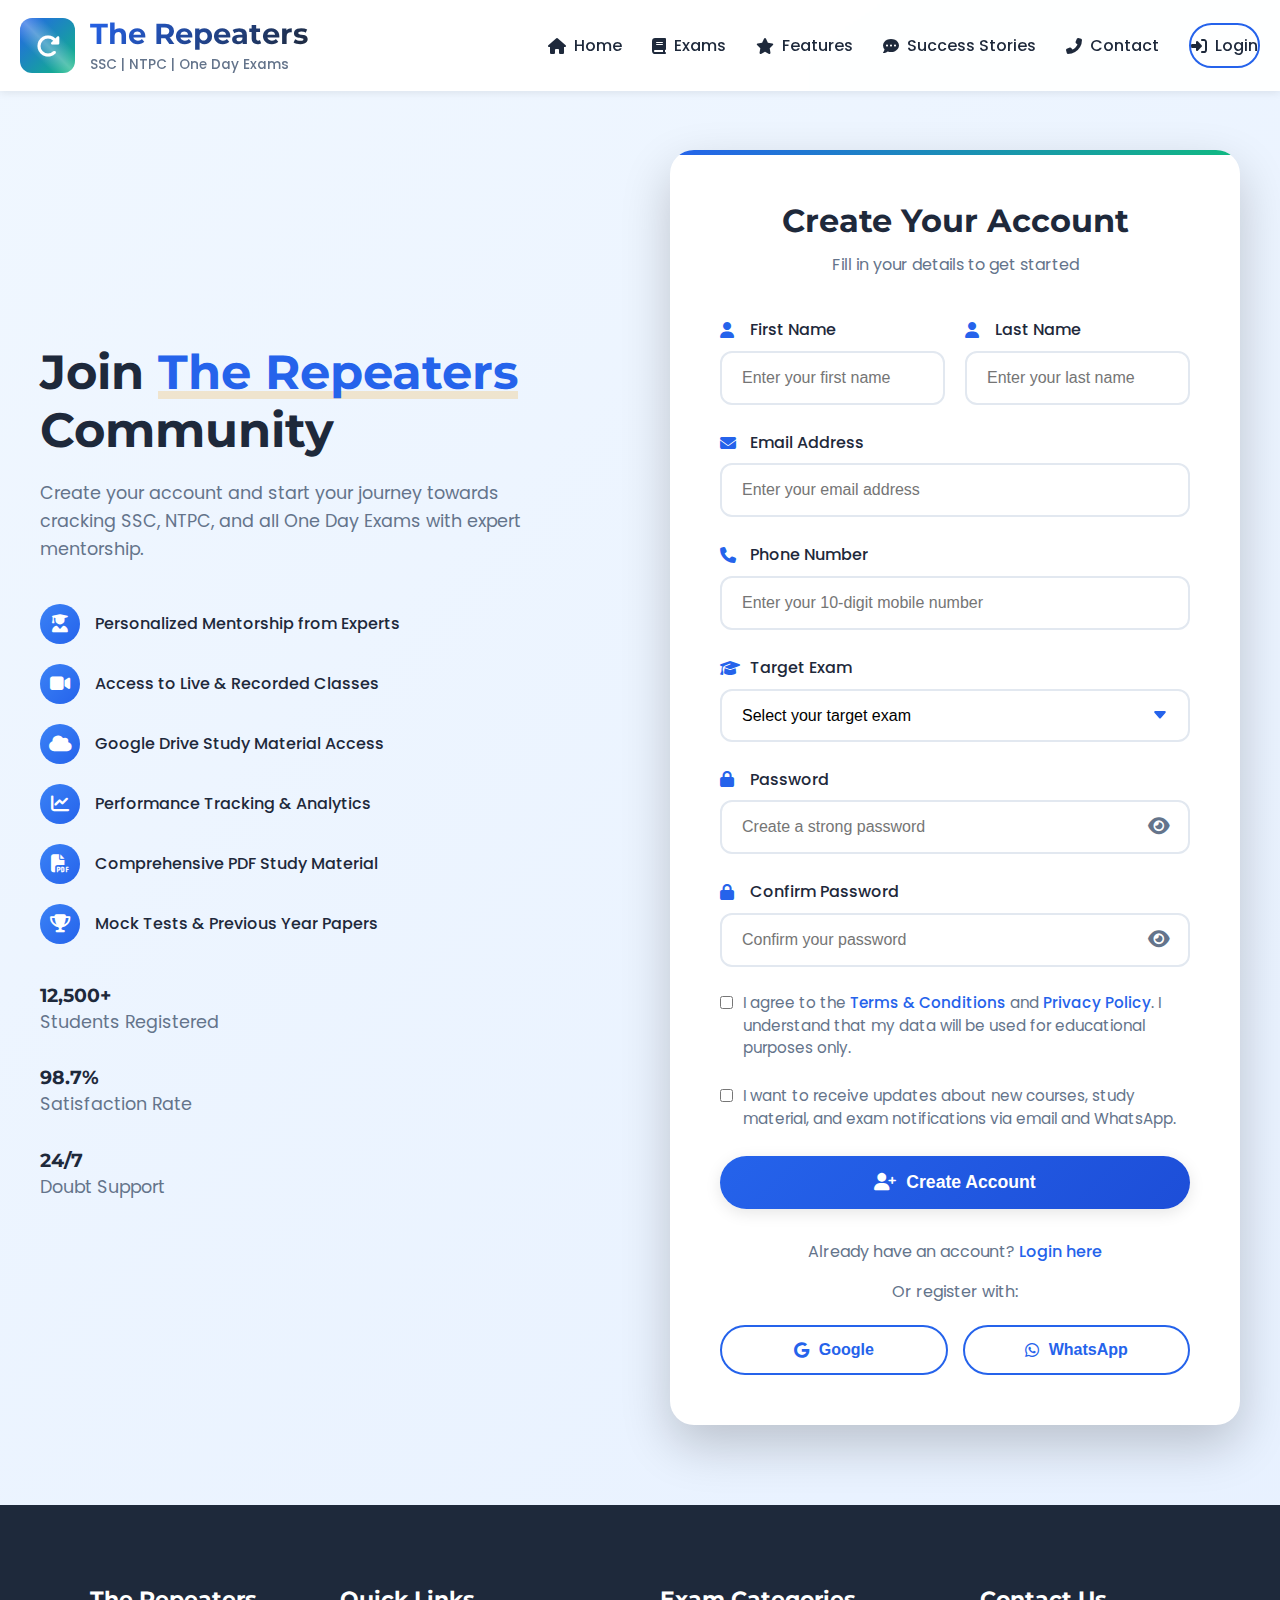
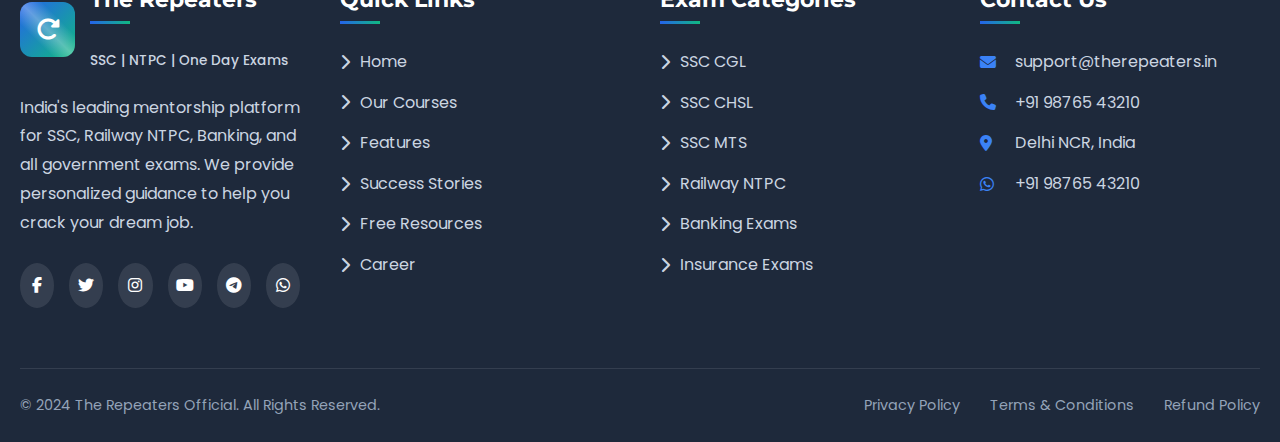
<file: register.html>
<!DOCTYPE html>
<html lang="en">
<head>
    <meta charset="UTF-8">
    <meta name="viewport" content="width=device-width, initial-scale=1.0">
    <title>Register - The Repeaters Official</title>
    <link rel="stylesheet" href="https://cdnjs.cloudflare.com/ajax/libs/font-awesome/6.4.0/css/all.min.css">
    <link href="https://fonts.googleapis.com/css2?family=Poppins:wght@300;400;500;600;700;800;900&family=Montserrat:wght@400;500;600;700&display=swap" rel="stylesheet">
    <style>
        /* ===== CSS RESET & VARIABLES ===== */
        :root {
            --primary: #2563eb;
            --primary-dark: #1d4ed8;
            --primary-light: #3b82f6;
            --secondary: #f59e0b;
            --secondary-dark: #d97706;
            --accent: #10b981;
            --dark: #1e293b;
            --dark-light: #334155;
            --light: #f8fafc;
            --gray: #64748b;
            --gray-light: #e2e8f0;
            --success: #10b981;
            --danger: #ef4444;
            --warning: #f59e0b;
            
            --shadow-sm: 0 2px 8px rgba(0,0,0,0.08);
            --shadow-md: 0 4px 16px rgba(0,0,0,0.1);
            --shadow-lg: 0 10px 30px rgba(0,0,0,0.15);
            --shadow-xl: 0 20px 50px rgba(0,0,0,0.2);
            
            --radius-sm: 8px;
            --radius-md: 12px;
            --radius-lg: 16px;
            --radius-xl: 24px;
            --radius-full: 50px;
            
            --transition: all 0.3s cubic-bezier(0.4, 0, 0.2, 1);
        }

        * {
            margin: 0;
            padding: 0;
            box-sizing: border-box;
        }

        html {
            scroll-behavior: smooth;
        }

        body {
            font-family: 'Poppins', sans-serif;
            line-height: 1.6;
            color: var(--dark);
            background: linear-gradient(135deg, #f0f7ff 0%, #e6f0ff 100%);
            min-height: 100vh;
            display: flex;
            flex-direction: column;
        }

        h1, h2, h3, h4, h5, h6 {
            font-family: 'Montserrat', sans-serif;
            font-weight: 700;
            line-height: 1.3;
        }

        .container {
            width: 100%;
            max-width: 1280px;
            margin: 0 auto;
            padding: 0 20px;
        }

        /* ===== NAVIGATION ===== */
        .navbar {
            position: fixed;
            top: 0;
            left: 0;
            width: 100%;
            background: rgba(255, 255, 255, 0.95);
            backdrop-filter: blur(10px);
            box-shadow: var(--shadow-sm);
            z-index: 1000;
            padding: 15px 0;
            transition: var(--transition);
        }

        .navbar.scrolled {
            padding: 10px 0;
            box-shadow: var(--shadow-md);
        }

        .nav-container {
            display: flex;
            justify-content: space-between;
            align-items: center;
        }

        .logo {
            display: flex;
            align-items: center;
            gap: 15px;
            text-decoration: none;
        }

        .logo-icon {
            width: 55px;
            height: 55px;
            background: linear-gradient(135deg, var(--primary), var(--accent));
            border-radius: var(--radius-md);
            display: flex;
            align-items: center;
            justify-content: center;
            position: relative;
            overflow: hidden;
        }

        .logo-icon::after {
            content: '';
            position: absolute;
            width: 100%;
            height: 100%;
            background: linear-gradient(45deg, transparent 30%, rgba(255,255,255,0.3) 50%, transparent 70%);
            animation: shine 3s infinite linear;
        }

        @keyframes shine {
            0% { transform: translateX(-100%); }
            100% { transform: translateX(100%); }
        }

        .logo-icon i {
            font-size: 24px;
            color: white;
            z-index: 1;
        }

        .logo-text h1 {
            font-size: 1.8rem;
            background: linear-gradient(135deg, var(--primary), var(--dark));
            -webkit-background-clip: text;
            -webkit-text-fill-color: transparent;
            background-clip: text;
            margin-bottom: 2px;
        }

        .logo-text p {
            font-size: 0.85rem;
            color: var(--gray);
            font-weight: 500;
        }

        .nav-menu {
            display: flex;
            list-style: none;
            gap: 30px;
            align-items: center;
        }

        .nav-menu a {
            text-decoration: none;
            color: var(--dark);
            font-weight: 500;
            font-size: 1rem;
            display: flex;
            align-items: center;
            gap: 8px;
            transition: var(--transition);
            padding: 8px 0;
            position: relative;
        }

        .nav-menu a::after {
            content: '';
            position: absolute;
            bottom: 0;
            left: 0;
            width: 0;
            height: 3px;
            background: linear-gradient(90deg, var(--primary), var(--accent));
            border-radius: 2px;
            transition: var(--transition);
        }

        .nav-menu a:hover::after,
        .nav-menu a.active::after {
            width: 100%;
        }

        .nav-menu a:hover,
        .nav-menu a.active {
            color: var(--primary);
        }

        .mobile-toggle {
            display: none;
            font-size: 1.5rem;
            cursor: pointer;
            color: var(--primary);
        }

        /* ===== BUTTONS ===== */
        .btn {
            display: inline-flex;
            align-items: center;
            justify-content: center;
            gap: 10px;
            padding: 14px 32px;
            border-radius: var(--radius-full);
            font-weight: 600;
            font-size: 1rem;
            text-decoration: none;
            cursor: pointer;
            transition: var(--transition);
            border: none;
            outline: none;
            position: relative;
            overflow: hidden;
        }

        .btn::before {
            content: '';
            position: absolute;
            top: 0;
            left: -100%;
            width: 100%;
            height: 100%;
            background: linear-gradient(90deg, transparent, rgba(255,255,255,0.2), transparent);
            transition: left 0.7s;
        }

        .btn:hover::before {
            left: 100%;
        }

        .btn-primary {
            background: linear-gradient(135deg, var(--primary), var(--primary-dark));
            color: white;
            box-shadow: var(--shadow-md);
        }

        .btn-primary:hover {
            transform: translateY(-3px);
            box-shadow: var(--shadow-lg);
            background: linear-gradient(135deg, var(--primary-dark), var(--primary));
        }

        .btn-secondary {
            background: linear-gradient(135deg, var(--secondary), var(--secondary-dark));
            color: white;
            box-shadow: var(--shadow-md);
        }

        .btn-secondary:hover {
            transform: translateY(-3px);
            box-shadow: var(--shadow-lg);
            background: linear-gradient(135deg, var(--secondary-dark), var(--secondary));
        }

        .btn-outline {
            background: transparent;
            color: var(--primary);
            border: 2px solid var(--primary);
        }

        .btn-outline:hover {
            background: var(--primary);
            color: white;
            transform: translateY(-3px);
        }

        .btn-block {
            width: 100%;
            padding: 16px;
            font-size: 1.1rem;
        }

        /* ===== REGISTER SECTION ===== */
        .register-section {
            padding: 150px 0 80px;
            flex: 1;
        }

        .register-container {
            display: grid;
            grid-template-columns: 1fr 1fr;
            gap: 60px;
            align-items: center;
            max-width: 1200px;
            margin: 0 auto;
        }

        .register-info {
            padding-right: 40px;
        }

        .register-info h1 {
            font-size: 3rem;
            margin-bottom: 20px;
            line-height: 1.2;
        }

        .highlight {
            color: var(--primary);
            position: relative;
        }

        .highlight::after {
            content: '';
            position: absolute;
            bottom: 2px;
            left: 0;
            width: 100%;
            height: 8px;
            background-color: rgba(245, 158, 11, 0.2);
            z-index: -1;
        }

        .register-info p {
            font-size: 1.1rem;
            color: var(--gray);
            margin-bottom: 30px;
        }

        .features-list {
            list-style: none;
            margin: 40px 0;
        }

        .features-list li {
            display: flex;
            align-items: center;
            gap: 15px;
            margin-bottom: 20px;
            color: var(--dark);
            font-weight: 500;
        }

        .features-list li i {
            width: 40px;
            height: 40px;
            background: linear-gradient(135deg, var(--primary-light), var(--primary));
            border-radius: 50%;
            display: flex;
            align-items: center;
            justify-content: center;
            color: white;
            font-size: 18px;
        }

        /* ===== REGISTER FORM ===== */
        .register-form-container {
            background: white;
            border-radius: var(--radius-xl);
            padding: 50px;
            box-shadow: var(--shadow-xl);
            position: relative;
            overflow: hidden;
        }

        .register-form-container::before {
            content: '';
            position: absolute;
            top: 0;
            left: 0;
            width: 100%;
            height: 5px;
            background: linear-gradient(90deg, var(--primary), var(--accent));
        }

        .form-header {
            text-align: center;
            margin-bottom: 40px;
        }

        .form-header h2 {
            font-size: 2rem;
            color: var(--dark);
            margin-bottom: 10px;
        }

        .form-header p {
            color: var(--gray);
        }

        .form-group {
            margin-bottom: 25px;
        }

        .form-label {
            display: block;
            margin-bottom: 8px;
            font-weight: 500;
            color: var(--dark);
            display: flex;
            align-items: center;
            gap: 10px;
        }

        .form-label i {
            color: var(--primary);
            width: 20px;
        }

        .form-control {
            width: 100%;
            padding: 16px 20px;
            border: 2px solid var(--gray-light);
            border-radius: var(--radius-md);
            font-size: 1rem;
            transition: var(--transition);
            background: white;
            outline: none;
        }

        .form-control:focus {
            border-color: var(--primary);
            box-shadow: 0 0 0 3px rgba(37, 99, 235, 0.1);
        }

        .form-control.error {
            border-color: var(--danger);
        }

        .error-message {
            color: var(--danger);
            font-size: 0.875rem;
            margin-top: 5px;
            display: none;
        }

        .password-toggle {
            position: absolute;
            right: 20px;
            top: 50%;
            transform: translateY(-50%);
            background: none;
            border: none;
            color: var(--gray);
            cursor: pointer;
            font-size: 1.2rem;
        }

        .password-input-container {
            position: relative;
        }

        .form-row {
            display: grid;
            grid-template-columns: 1fr 1fr;
            gap: 20px;
        }

        .exam-select {
            width: 100%;
            padding: 16px 20px;
            border: 2px solid var(--gray-light);
            border-radius: var(--radius-md);
            font-size: 1rem;
            background: white;
            outline: none;
            cursor: pointer;
            transition: var(--transition);
            appearance: none;
            background-image: url("data:image/svg+xml,%3Csvg xmlns='http://www.w3.org/2000/svg' width='16' height='16' fill='%232563eb' viewBox='0 0 16 16'%3E%3Cpath d='M7.247 11.14 2.451 5.658C1.885 5.013 2.345 4 3.204 4h9.592a1 1 0 0 1 .753 1.659l-4.796 5.48a1 1 0 0 1-1.506 0z'/%3E%3C/svg%3E");
            background-repeat: no-repeat;
            background-position: right 20px center;
            background-size: 16px;
        }

        .exam-select:focus {
            border-color: var(--primary);
            box-shadow: 0 0 0 3px rgba(37, 99, 235, 0.1);
        }

        .checkbox-group {
            display: flex;
            align-items: flex-start;
            gap: 10px;
            margin: 25px 0;
        }

        .checkbox-group input {
            margin-top: 4px;
            accent-color: var(--primary);
        }

        .checkbox-group label {
            font-size: 0.95rem;
            color: var(--gray);
            line-height: 1.5;
        }

        .checkbox-group a {
            color: var(--primary);
            text-decoration: none;
            font-weight: 500;
        }

        .checkbox-group a:hover {
            text-decoration: underline;
        }

        .form-footer {
            text-align: center;
            margin-top: 30px;
            color: var(--gray);
        }

        .form-footer a {
            color: var(--primary);
            text-decoration: none;
            font-weight: 500;
        }

        .form-footer a:hover {
            text-decoration: underline;
        }

        .login-link {
            display: block;
            margin-top: 15px;
        }

        /* ===== FOOTER ===== */
        footer {
            background: var(--dark);
            color: white;
            padding-top: 80px;
        }

        .footer-grid {
            display: grid;
            grid-template-columns: repeat(auto-fit, minmax(250px, 1fr));
            gap: 40px;
            margin-bottom: 60px;
        }

        .footer-col h3 {
            font-size: 1.4rem;
            margin-bottom: 25px;
            color: white;
            position: relative;
            padding-bottom: 10px;
        }

        .footer-col h3::after {
            content: '';
            position: absolute;
            bottom: 0;
            left: 0;
            width: 40px;
            height: 3px;
            background: linear-gradient(90deg, var(--primary), var(--accent));
        }

        .footer-col p {
            color: #cbd5e1;
            line-height: 1.8;
            margin-top: 20px;
        }

        .footer-links {
            list-style: none;
        }

        .footer-links li {
            margin-bottom: 15px;
        }

        .footer-links a {
            color: #cbd5e1;
            text-decoration: none;
            transition: var(--transition);
            display: flex;
            align-items: center;
            gap: 10px;
        }

        .footer-links a:hover {
            color: var(--primary-light);
            padding-left: 5px;
        }

        .contact-info li {
            display: flex;
            align-items: center;
            gap: 15px;
            color: #cbd5e1;
            margin-bottom: 15px;
        }

        .contact-info i {
            color: var(--primary-light);
            width: 20px;
        }

        .social-links {
            display: flex;
            gap: 15px;
            margin-top: 25px;
        }

        .social-links a {
            width: 45px;
            height: 45px;
            background: rgba(255, 255, 255, 0.1);
            border-radius: 50%;
            display: flex;
            align-items: center;
            justify-content: center;
            color: white;
            text-decoration: none;
            transition: var(--transition);
        }

        .social-links a:hover {
            background: var(--primary);
            transform: translateY(-5px);
        }

        .footer-bottom {
            border-top: 1px solid rgba(255, 255, 255, 0.1);
            padding: 25px 0;
            display: flex;
            justify-content: space-between;
            align-items: center;
            flex-wrap: wrap;
            gap: 20px;
        }

        .footer-bottom p {
            color: #94a3b8;
            font-size: 0.9rem;
        }

        .footer-bottom-links {
            display: flex;
            gap: 30px;
        }

        .footer-bottom-links a {
            color: #94a3b8;
            text-decoration: none;
            font-size: 0.9rem;
            transition: var(--transition);
        }

        .footer-bottom-links a:hover {
            color: var(--primary-light);
        }

        /* ===== RESPONSIVE DESIGN ===== */
        @media (max-width: 1024px) {
            .register-container {
                gap: 40px;
            }
            
            .register-info h1 {
                font-size: 2.5rem;
            }
        }

        @media (max-width: 768px) {
            .register-section {
                padding: 140px 0 80px;
            }
            
            .register-container {
                grid-template-columns: 1fr;
                gap: 50px;
            }
            
            .register-info {
                padding-right: 0;
                text-align: center;
            }
            
            .register-info h1 {
                font-size: 2.2rem;
            }
            
            .mobile-toggle {
                display: block;
            }
            
            .nav-menu {
                position: fixed;
                top: 80px;
                left: -100%;
                width: 100%;
                height: calc(100vh - 80px);
                background: white;
                flex-direction: column;
                padding: 40px 20px;
                transition: var(--transition);
                box-shadow: var(--shadow-lg);
                z-index: 999;
                overflow-y: auto;
            }
            
            .nav-menu.active {
                left: 0;
            }
            
            .form-row {
                grid-template-columns: 1fr;
                gap: 0;
            }
            
            .register-form-container {
                padding: 40px 30px;
            }
            
            .footer-bottom {
                flex-direction: column;
                text-align: center;
            }
        }

        @media (max-width: 480px) {
            .register-info h1 {
                font-size: 1.8rem;
            }
            
            .register-form-container {
                padding: 30px 20px;
            }
            
            .form-header h2 {
                font-size: 1.6rem;
            }
            
            .btn-block {
                padding: 14px;
            }
        }
    </style>
</head>
<body>
    <!-- Navigation -->
    <nav class="navbar" id="navbar">
        <div class="container nav-container">
            <a href="index.html" class="logo">
                <div class="logo-icon">
                    <i class="fas fa-redo-alt"></i>
                </div>
                <div class="logo-text">
                    <h1>The Repeaters</h1>
                    <p>SSC | NTPC | One Day Exams</p>
                </div>
            </a>
            
            <div class="mobile-toggle" id="mobileToggle">
                <i class="fas fa-bars"></i>
            </div>
            
            <ul class="nav-menu" id="navMenu">
                <li><a href="index.html"><i class="fas fa-home"></i> Home</a></li>
                <li><a href="index.html#exams"><i class="fas fa-book"></i> Exams</a></li>
                <li><a href="index.html#features"><i class="fas fa-star"></i> Features</a></li>
                <li><a href="index.html#testimonials"><i class="fas fa-comment-dots"></i> Success Stories</a></li>
                <li><a href="index.html#contact"><i class="fas fa-phone-alt"></i> Contact</a></li>
                <li>
                    <a href="login.html" class="btn btn-outline">
                        <i class="fas fa-sign-in-alt"></i> Login
                    </a>
                </li>
            </ul>
        </div>
    </nav>

    <!-- Register Section -->
    <section class="register-section">
        <div class="container">
            <div class="register-container">
                <div class="register-info">
                    <h1>Join <span class="highlight">The Repeaters</span> Community</h1>
                    <p>Create your account and start your journey towards cracking SSC, NTPC, and all One Day Exams with expert mentorship.</p>
                    
                    <ul class="features-list">
                        <li>
                            <i class="fas fa-user-graduate"></i>
                            <span>Personalized Mentorship from Experts</span>
                        </li>
                        <li>
                            <i class="fas fa-video"></i>
                            <span>Access to Live & Recorded Classes</span>
                        </li>
                        <li>
                            <i class="fas fa-cloud"></i>
                            <span>Google Drive Study Material Access</span>
                        </li>
                        <li>
                            <i class="fas fa-chart-line"></i>
                            <span>Performance Tracking & Analytics</span>
                        </li>
                        <li>
                            <i class="fas fa-file-pdf"></i>
                            <span>Comprehensive PDF Study Material</span>
                        </li>
                        <li>
                            <i class="fas fa-trophy"></i>
                            <span>Mock Tests & Previous Year Papers</span>
                        </li>
                    </ul>
                    
                    <div class="hero-stats">
                        <div class="stat">
                            <h3>12,500+</h3>
                            <p>Students Registered</p>
                        </div>
                        <div class="stat">
                            <h3>98.7%</h3>
                            <p>Satisfaction Rate</p>
                        </div>
                        <div class="stat">
                            <h3>24/7</h3>
                            <p>Doubt Support</p>
                        </div>
                    </div>
                </div>
                
                <div class="register-form-container">
                    <div class="form-header">
                        <h2>Create Your Account</h2>
                        <p>Fill in your details to get started</p>
                    </div>
                    
                    <form id="registerForm">
                        <div class="form-row">
                            <div class="form-group">
                                <label class="form-label" for="firstName">
                                    <i class="fas fa-user"></i> First Name
                                </label>
                                <input type="text" id="firstName" class="form-control" placeholder="Enter your first name" required>
                                <div class="error-message" id="firstNameError">Please enter a valid first name</div>
                            </div>
                            
                            <div class="form-group">
                                <label class="form-label" for="lastName">
                                    <i class="fas fa-user"></i> Last Name
                                </label>
                                <input type="text" id="lastName" class="form-control" placeholder="Enter your last name" required>
                                <div class="error-message" id="lastNameError">Please enter a valid last name</div>
                            </div>
                        </div>
                        
                        <div class="form-group">
                            <label class="form-label" for="email">
                                <i class="fas fa-envelope"></i> Email Address
                            </label>
                            <input type="email" id="email" class="form-control" placeholder="Enter your email address" required>
                            <div class="error-message" id="emailError">Please enter a valid email address</div>
                        </div>
                        
                        <div class="form-group">
                            <label class="form-label" for="phone">
                                <i class="fas fa-phone"></i> Phone Number
                            </label>
                            <input type="tel" id="phone" class="form-control" placeholder="Enter your 10-digit mobile number" required>
                            <div class="error-message" id="phoneError">Please enter a valid 10-digit phone number</div>
                        </div>
                        
                        <div class="form-group">
                            <label class="form-label" for="exam">
                                <i class="fas fa-graduation-cap"></i> Target Exam
                            </label>
                            <select id="exam" class="exam-select" required>
                                <option value="" disabled selected>Select your target exam</option>
                                <option value="ssc_cgl">SSC CGL</option>
                                <option value="ssc_chsl">SSC CHSL</option>
                                <option value="ssc_mts">SSC MTS</option>
                                <option value="ntpc">Railway NTPC</option>
                                <option value="bank_po">Banking PO</option>
                                <option value="bank_clerk">Banking Clerk</option>
                                <option value="insurance">Insurance Exams</option>
                                <option value="other">Other Government Exams</option>
                                <option value="multiple">Multiple Exams</option>
                            </select>
                            <div class="error-message" id="examError">Please select your target exam</div>
                        </div>
                        
                        <div class="form-group">
                            <label class="form-label" for="password">
                                <i class="fas fa-lock"></i> Password
                            </label>
                            <div class="password-input-container">
                                <input type="password" id="password" class="form-control" placeholder="Create a strong password" required>
                                <button type="button" class="password-toggle" id="passwordToggle">
                                    <i class="fas fa-eye"></i>
                                </button>
                            </div>
                            <div class="error-message" id="passwordError">Password must be at least 8 characters</div>
                        </div>
                        
                        <div class="form-group">
                            <label class="form-label" for="confirmPassword">
                                <i class="fas fa-lock"></i> Confirm Password
                            </label>
                            <div class="password-input-container">
                                <input type="password" id="confirmPassword" class="form-control" placeholder="Confirm your password" required>
                                <button type="button" class="password-toggle" id="confirmPasswordToggle">
                                    <i class="fas fa-eye"></i>
                                </button>
                            </div>
                            <div class="error-message" id="confirmPasswordError">Passwords do not match</div>
                        </div>
                        
                        <div class="checkbox-group">
                            <input type="checkbox" id="terms" required>
                            <label for="terms">
                                I agree to the <a href="terms.html">Terms & Conditions</a> and <a href="privacy.html">Privacy Policy</a>. I understand that my data will be used for educational purposes only.
                            </label>
                        </div>
                        
                        <div class="checkbox-group">
                            <input type="checkbox" id="updates">
                            <label for="updates">
                                I want to receive updates about new courses, study material, and exam notifications via email and WhatsApp.
                            </label>
                        </div>
                        
                        <button type="submit" class="btn btn-primary btn-block">
                            <i class="fas fa-user-plus"></i> Create Account
                        </button>
                        
                        <div class="form-footer">
                            <p>Already have an account? <a href="login.html">Login here</a></p>
                            <p class="login-link">Or register with:</p>
                            <div style="display: flex; gap: 15px; margin-top: 20px; justify-content: center;">
                                <button type="button" class="btn btn-outline" style="flex: 1;" id="googleRegister">
                                    <i class="fab fa-google"></i> Google
                                </button>
                                <button type="button" class="btn btn-outline" style="flex: 1;" id="whatsappRegister">
                                    <i class="fab fa-whatsapp"></i> WhatsApp
                                </button>
                            </div>
                        </div>
                    </form>
                </div>
            </div>
        </div>
    </section>

    <!-- Footer -->
    <footer id="contact">
        <div class="container">
            <div class="footer-grid">
                <div class="footer-col">
                    <div class="logo">
                        <div class="logo-icon">
                            <i class="fas fa-redo-alt"></i>
                        </div>
                        <div class="logo-text">
                            <h3>The Repeaters</h3>
                            <p>SSC | NTPC | One Day Exams</p>
                        </div>
                    </div>
                    <p>India's leading mentorship platform for SSC, Railway NTPC, Banking, and all government exams. We provide personalized guidance to help you crack your dream job.</p>
                    
                    <div class="social-links">
                        <a href="#"><i class="fab fa-facebook-f"></i></a>
                        <a href="#"><i class="fab fa-twitter"></i></a>
                        <a href="#"><i class="fab fa-instagram"></i></a>
                        <a href="#"><i class="fab fa-youtube"></i></a>
                        <a href="#"><i class="fab fa-telegram"></i></a>
                        <a href="#"><i class="fab fa-whatsapp"></i></a>
                    </div>
                </div>
                
                <div class="footer-col">
                    <h3>Quick Links</h3>
                    <ul class="footer-links">
                        <li><a href="index.html"><i class="fas fa-chevron-right"></i> Home</a></li>
                        <li><a href="index.html#exams"><i class="fas fa-chevron-right"></i> Our Courses</a></li>
                        <li><a href="index.html#features"><i class="fas fa-chevron-right"></i> Features</a></li>
                        <li><a href="index.html#testimonials"><i class="fas fa-chevron-right"></i> Success Stories</a></li>
                        <li><a href="#"><i class="fas fa-chevron-right"></i> Free Resources</a></li>
                        <li><a href="#"><i class="fas fa-chevron-right"></i> Career</a></li>
                    </ul>
                </div>
                
                <div class="footer-col">
                    <h3>Exam Categories</h3>
                    <ul class="footer-links">
                        <li><a href="#"><i class="fas fa-chevron-right"></i> SSC CGL</a></li>
                        <li><a href="#"><i class="fas fa-chevron-right"></i> SSC CHSL</a></li>
                        <li><a href="#"><i class="fas fa-chevron-right"></i> SSC MTS</a></li>
                        <li><a href="#"><i class="fas fa-chevron-right"></i> Railway NTPC</a></li>
                        <li><a href="#"><i class="fas fa-chevron-right"></i> Banking Exams</a></li>
                        <li><a href="#"><i class="fas fa-chevron-right"></i> Insurance Exams</a></li>
                    </ul>
                </div>
                
                <div class="footer-col">
                    <h3>Contact Us</h3>
                    <ul class="contact-info">
                        <li><i class="fas fa-envelope"></i> support@therepeaters.in</li>
                        <li><i class="fas fa-phone"></i> +91 98765 43210</li>
                        <li><i class="fas fa-map-marker-alt"></i> Delhi NCR, India</li>
                        <li><i class="fab fa-whatsapp"></i> +91 98765 43210</li>
                    </ul>
                </div>
            </div>
            
            <div class="footer-bottom">
                <p>&copy; 2024 The Repeaters Official. All Rights Reserved.</p>
                <div class="footer-bottom-links">
                    <a href="privacy.html">Privacy Policy</a>
                    <a href="terms.html">Terms & Conditions</a>
                    <a href="refund.html">Refund Policy</a>
                </div>
            </div>
        </div>
    </footer>

    <!-- Scripts -->
    <script>
        // Mobile Navigation Toggle
        const mobileToggle = document.getElementById('mobileToggle');
        const navMenu = document.getElementById('navMenu');
        
        mobileToggle.addEventListener('click', () => {
            navMenu.classList.toggle('active');
            mobileToggle.innerHTML = navMenu.classList.contains('active') 
                ? '<i class="fas fa-times"></i>' 
                : '<i class="fas fa-bars"></i>';
        });
        
        // Close mobile menu when clicking a link
        document.querySelectorAll('.nav-menu a').forEach(link => {
            link.addEventListener('click', () => {
                navMenu.classList.remove('active');
                mobileToggle.innerHTML = '<i class="fas fa-bars"></i>';
            });
        });
        
        // Navbar scroll effect
        window.addEventListener('scroll', () => {
            const navbar = document.getElementById('navbar');
            if (window.scrollY > 50) {
                navbar.classList.add('scrolled');
            } else {
                navbar.classList.remove('scrolled');
            }
        });
        
        // Password toggle functionality
        const passwordToggle = document.getElementById('passwordToggle');
        const passwordInput = document.getElementById('password');
        const confirmPasswordToggle = document.getElementById('confirmPasswordToggle');
        const confirmPasswordInput = document.getElementById('confirmPassword');
        
        passwordToggle.addEventListener('click', () => {
            const type = passwordInput.getAttribute('type') === 'password' ? 'text' : 'password';
            passwordInput.setAttribute('type', type);
            passwordToggle.innerHTML = type === 'password' ? '<i class="fas fa-eye"></i>' : '<i class="fas fa-eye-slash"></i>';
        });
        
        confirmPasswordToggle.addEventListener('click', () => {
            const type = confirmPasswordInput.getAttribute('type') === 'password' ? 'text' : 'password';
            confirmPasswordInput.setAttribute('type', type);
            confirmPasswordToggle.innerHTML = type === 'password' ? '<i class="fas fa-eye"></i>' : '<i class="fas fa-eye-slash"></i>';
        });
        
        // Form validation
        const registerForm = document.getElementById('registerForm');
        const emailInput = document.getElementById('email');
        const phoneInput = document.getElementById('phone');
        const passwordInputField = document.getElementById('password');
        const confirmPasswordInputField = document.getElementById('confirmPassword');
        const firstNameInput = document.getElementById('firstName');
        const lastNameInput = document.getElementById('lastName');
        const examSelect = document.getElementById('exam');
        
        // Email validation
        emailInput.addEventListener('blur', () => {
            const email = emailInput.value.trim();
            const emailError = document.getElementById('emailError');
            const emailRegex = /^[^\s@]+@[^\s@]+\.[^\s@]+$/;
            
            if (!email) {
                showError(emailInput, emailError, 'Email is required');
            } else if (!emailRegex.test(email)) {
                showError(emailInput, emailError, 'Please enter a valid email address');
            } else {
                clearError(emailInput, emailError);
            }
        });
        
        // Phone validation
        phoneInput.addEventListener('blur', () => {
            const phone = phoneInput.value.trim();
            const phoneError = document.getElementById('phoneError');
            const phoneRegex = /^[6-9]\d{9}$/;
            
            if (!phone) {
                showError(phoneInput, phoneError, 'Phone number is required');
            } else if (!phoneRegex.test(phone)) {
                showError(phoneInput, phoneError, 'Please enter a valid 10-digit Indian phone number');
            } else {
                clearError(phoneInput, phoneError);
            }
        });
        
        // Password validation
        passwordInputField.addEventListener('blur', () => {
            const password = passwordInputField.value;
            const passwordError = document.getElementById('passwordError');
            
            if (!password) {
                showError(passwordInputField, passwordError, 'Password is required');
            } else if (password.length < 8) {
                showError(passwordInputField, passwordError, 'Password must be at least 8 characters');
            } else {
                clearError(passwordInputField, passwordError);
            }
        });
        
        // Confirm password validation
        confirmPasswordInputField.addEventListener('blur', () => {
            const password = passwordInputField.value;
            const confirmPassword = confirmPasswordInputField.value;
            const confirmPasswordError = document.getElementById('confirmPasswordError');
            
            if (!confirmPassword) {
                showError(confirmPasswordInputField, confirmPasswordError, 'Please confirm your password');
            } else if (password !== confirmPassword) {
                showError(confirmPasswordInputField, confirmPasswordError, 'Passwords do not match');
            } else {
                clearError(confirmPasswordInputField, confirmPasswordError);
            }
        });
        
        // Name validation
        firstNameInput.addEventListener('blur', () => {
            const firstName = firstNameInput.value.trim();
            const firstNameError = document.getElementById('firstNameError');
            
            if (!firstName) {
                showError(firstNameInput, firstNameError, 'First name is required');
            } else if (firstName.length < 2) {
                showError(firstNameInput, firstNameError, 'First name must be at least 2 characters');
            } else {
                clearError(firstNameInput, firstNameError);
            }
        });
        
        lastNameInput.addEventListener('blur', () => {
            const lastName = lastNameInput.value.trim();
            const lastNameError = document.getElementById('lastNameError');
            
            if (!lastName) {
                showError(lastNameInput, lastNameError, 'Last name is required');
            } else if (lastName.length < 2) {
                showError(lastNameInput, lastNameError, 'Last name must be at least 2 characters');
            } else {
                clearError(lastNameInput, lastNameError);
            }
        });
        
        // Exam selection validation
        examSelect.addEventListener('change', () => {
            const exam = examSelect.value;
            const examError = document.getElementById('examError');
            
            if (!exam) {
                showError(examSelect, examError, 'Please select your target exam');
            } else {
                clearError(examSelect, examError);
            }
        });
        
        // Helper functions for error handling
        function showError(input, errorElement, message) {
            input.classList.add('error');
            errorElement.textContent = message;
            errorElement.style.display = 'block';
        }
        
        function clearError(input, errorElement) {
            input.classList.remove('error');
            errorElement.style.display = 'none';
        }
        
        // Form submission
        registerForm.addEventListener('submit', (e) => {
            e.preventDefault();
            
            // Trigger validation for all fields
            const inputs = [emailInput, phoneInput, passwordInputField, confirmPasswordInputField, firstNameInput, lastNameInput, examSelect];
            inputs.forEach(input => input.dispatchEvent(new Event('blur')));
            
            // Check if there are any errors
            const errors = registerForm.querySelectorAll('.error');
            
            if (errors.length === 0) {
                // Form is valid, submit data
                const formData = {
                    firstName: firstNameInput.value.trim(),
                    lastName: lastNameInput.value.trim(),
                    email: emailInput.value.trim(),
                    phone: phoneInput.value.trim(),
                    exam: examSelect.value,
                    password: passwordInputField.value,
                    updates: document.getElementById('updates').checked
                };
                
                // Show success message
                alert('Registration successful! Welcome to The Repeaters community. Check your email for verification link.');
                
                // In a real application, you would send this data to your server
                console.log('Registration data:', formData);
                
                // Reset form
                registerForm.reset();
                
                // Redirect to login page after 2 seconds
                setTimeout(() => {
                    window.location.href = 'login.html';
                }, 2000);
            } else {
                // Scroll to first error
                const firstError = registerForm.querySelector('.error');
                firstError.scrollIntoView({ behavior: 'smooth', block: 'center' });
            }
        });
        
        // Google registration button
        document.getElementById('googleRegister').addEventListener('click', () => {
            alert('Google registration will be implemented soon!');
        });
        
        // WhatsApp registration button
        document.getElementById('whatsappRegister').addEventListener('click', () => {
            const phone = '919876543210';
            const message = 'Hi, I want to register for The Repeaters mentorship program. Please help me with the registration process.';
            const whatsappUrl = `https://wa.me/${phone}?text=${encodeURIComponent(message)}`;
            window.open(whatsappUrl, '_blank');
        });
    </script>
</body>
</html>
</file>
